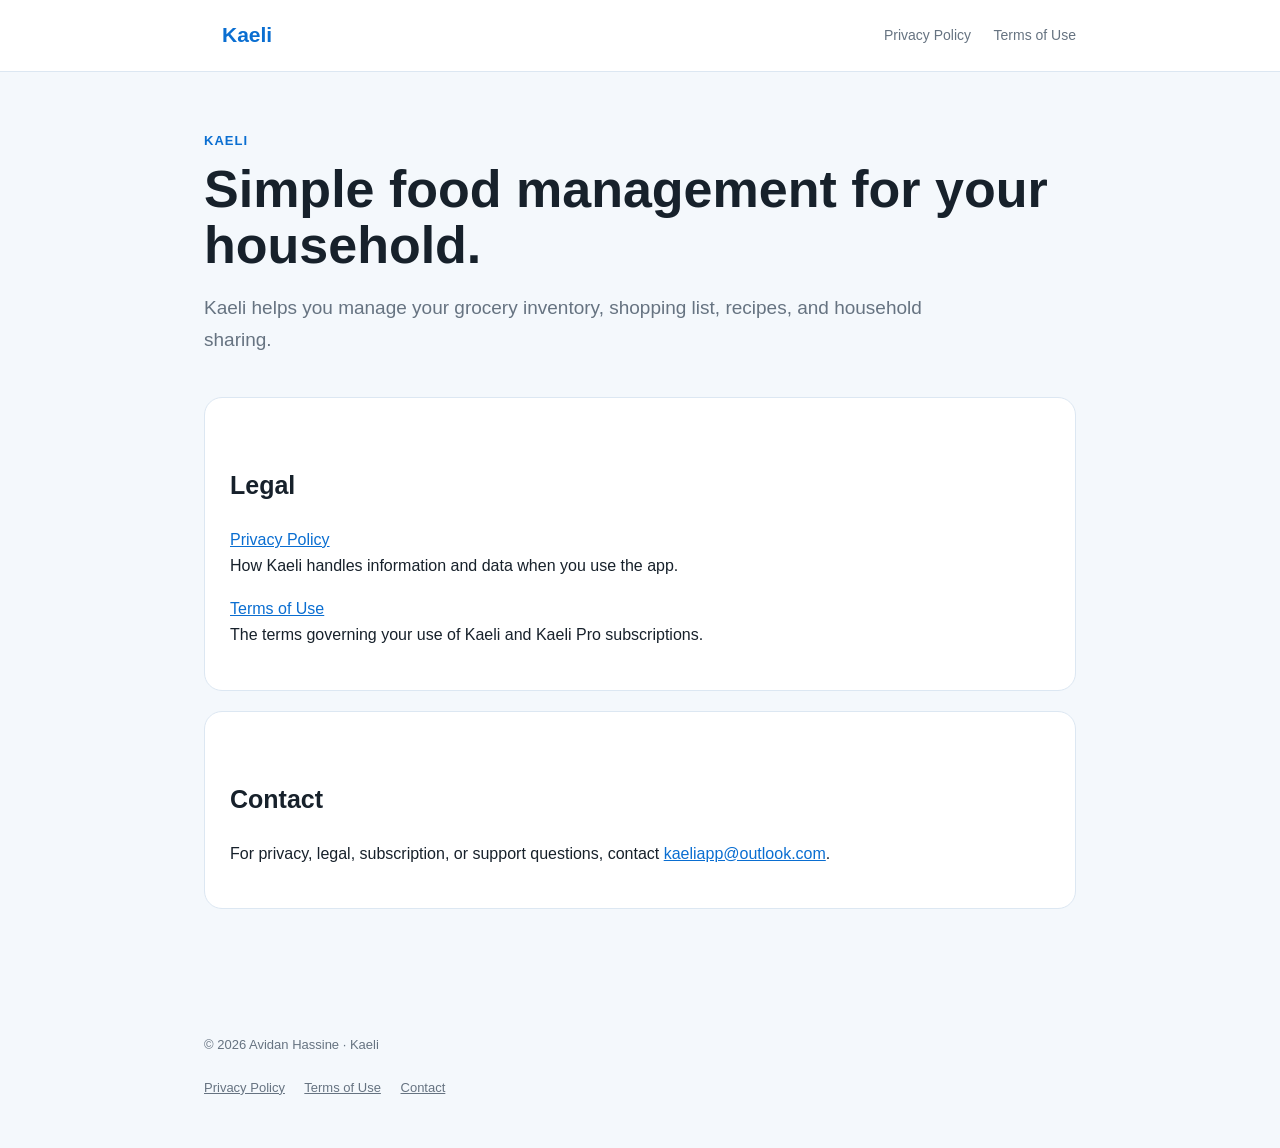
<file: index.html>
<!doctype html>
<html lang="en">
<head>
<meta charset="utf-8">
<meta name="viewport" content="width=device-width, initial-scale=1">
<meta name="description" content="Kaeli legal information">
<title>Legal · Kaeli</title>
<style>
:root {
  --accent: #0A6ED1;
  --bg: #F4F8FC;
  --card: #FFFFFF;
  --text: #17212B;
  --muted: #667381;
  --border: #DCE7F2;
}
* { box-sizing: border-box; }
body {
  margin: 0;
  font-family: -apple-system, BlinkMacSystemFont, "SF Pro Display", "SF Pro Text",
               "Helvetica Neue", Arial, sans-serif;
  color: var(--text);
  background: var(--bg);
  line-height: 1.65;
}
header {
  background: var(--card);
  border-bottom: 1px solid var(--border);
}
nav {
  max-width: 920px;
  margin: auto;
  padding: 18px 24px;
  display: flex;
  justify-content: space-between;
  align-items: center;
  gap: 20px;
}
.logo { color: var(--accent); font-weight: 750; font-size: 21px; text-decoration: none; }
nav a { color: var(--muted); text-decoration: none; margin-left: 18px; font-size: 14px; }
nav a:hover { color: var(--accent); }
main {
  max-width: 920px;
  margin: 0 auto;
  padding: 58px 24px 80px;
}
.hero { margin-bottom: 42px; }
.eyebrow {
  color: var(--accent);
  font-weight: 700;
  font-size: 13px;
  letter-spacing: .08em;
  text-transform: uppercase;
}
h1 { font-size: clamp(34px, 6vw, 52px); line-height: 1.08; margin: 10px 0 14px; }
h2 { font-size: 25px; margin-top: 42px; }
h3 { font-size: 18px; margin-top: 28px; }
p, li { font-size: 16px; }
.lead { color: var(--muted); font-size: 19px; max-width: 720px; }
.card {
  background: var(--card);
  border: 1px solid var(--border);
  border-radius: 18px;
  padding: 25px;
  margin: 20px 0;
}
a { color: var(--accent); }
footer {
  max-width: 920px;
  margin: auto;
  padding: 25px 24px 50px;
  color: var(--muted);
  font-size: 13px;
}
footer a { color: var(--muted); margin-right: 16px; }
.notice {
  border-left: 4px solid var(--accent);
  padding: 14px 18px;
  background: #fff;
  border-radius: 10px;
}
ul { padding-left: 25px; }
@media (max-width: 600px) {
  nav { align-items: flex-start; }
  nav div { display: flex; flex-wrap: wrap; justify-content: flex-end; }
  nav a { margin-left: 12px; }
  main { padding-top: 40px; }
}
</style>
</head>
<body>
<header>
<nav>
<a class="logo" href="index.html">Kaeli</a>
<div>
<a href="privacy.html">Privacy Policy</a>
<a href="terms.html">Terms of Use</a>
</div>
</nav>
</header>
<main>
<section class="hero">
<div class="eyebrow">Kaeli</div>
<h1>Simple food management for your household.</h1>
<p class="lead">Kaeli helps you manage your grocery inventory, shopping list, recipes, and household sharing.</p>
</section>
<div class="card">
<h2>Legal</h2>
<p><a href="privacy.html">Privacy Policy</a><br>
How Kaeli handles information and data when you use the app.</p>
<p><a href="terms.html">Terms of Use</a><br>
The terms governing your use of Kaeli and Kaeli Pro subscriptions.</p>
</div>
<div class="card">
<h2>Contact</h2>
<p>For privacy, legal, subscription, or support questions, contact <a href="mailto:kaeliapp@outlook.com">kaeliapp@outlook.com</a>.</p>
</div>
</main>
<footer>
© 2026 Avidan Hassine · Kaeli
<br><br>
<a href="privacy.html">Privacy Policy</a>
<a href="terms.html">Terms of Use</a>
<a href="mailto:kaeliapp@outlook.com">Contact</a>
</footer>
</body>
</html>
</file>
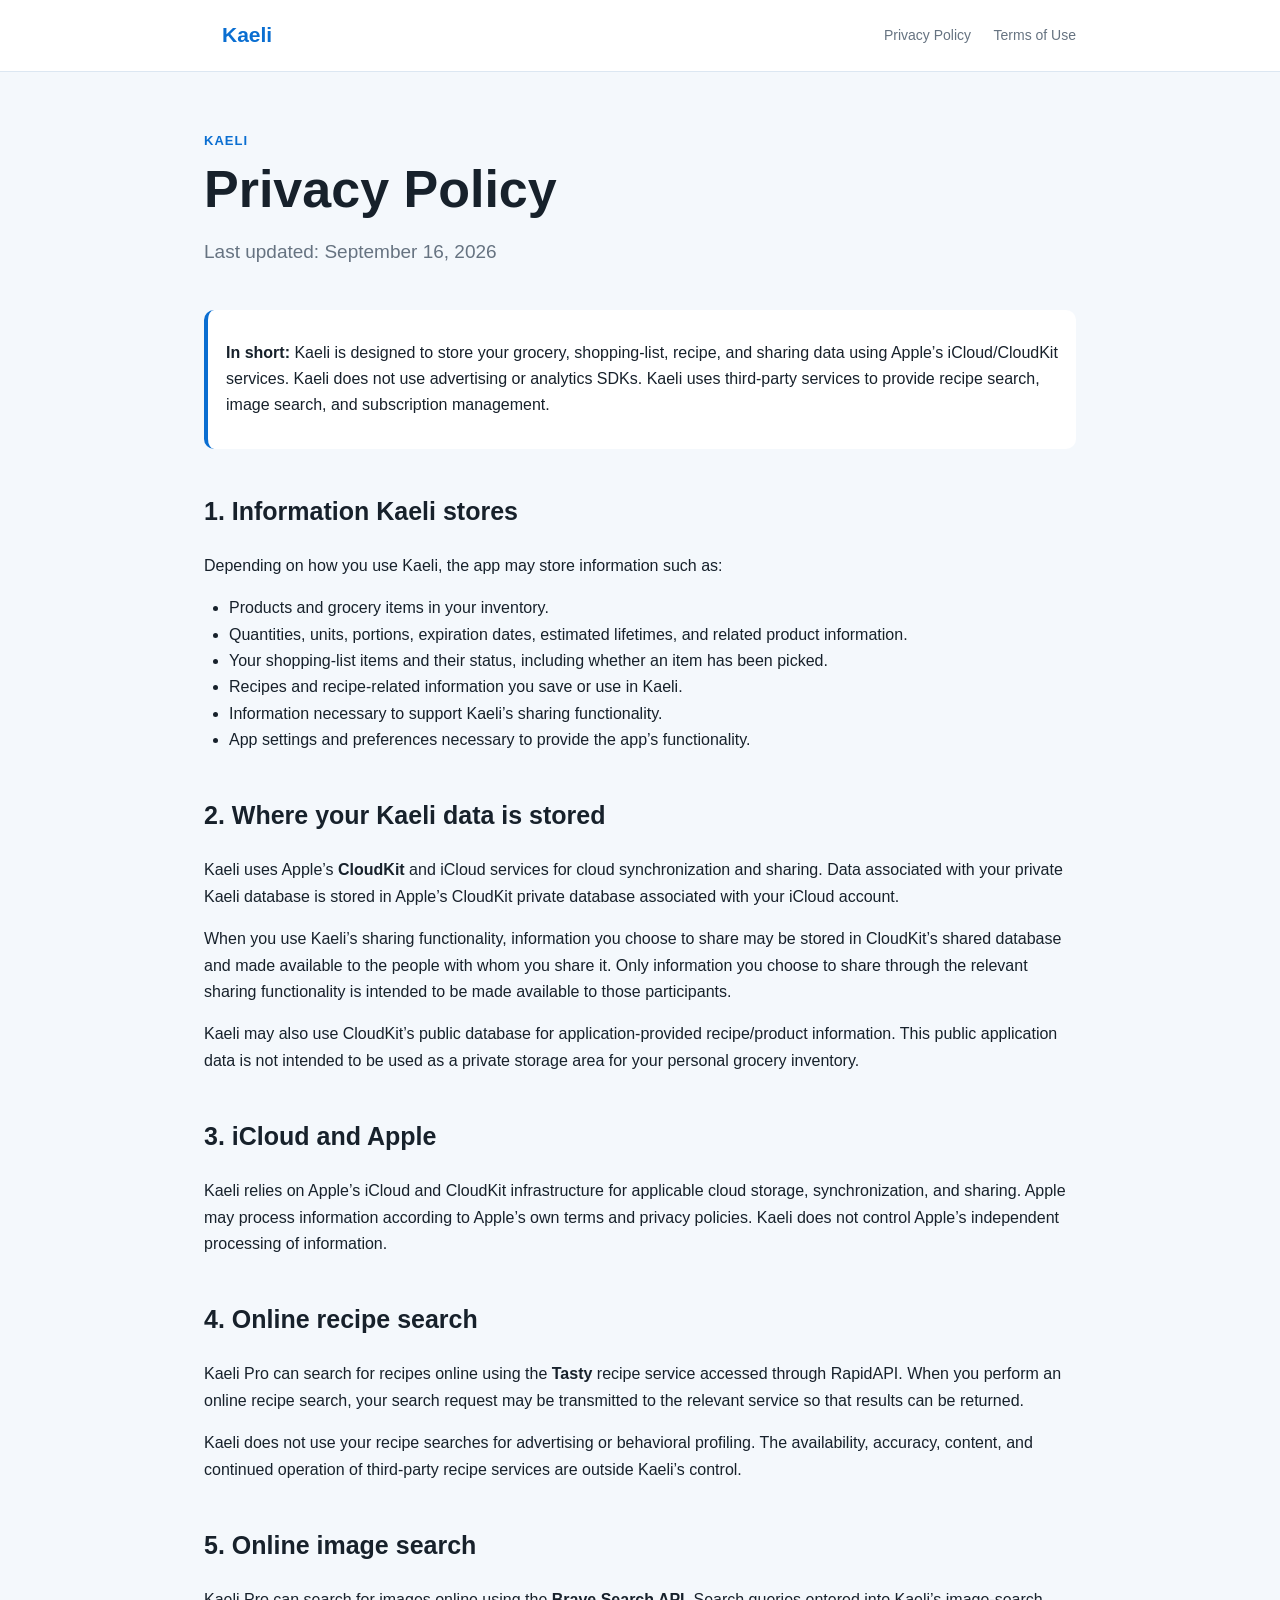
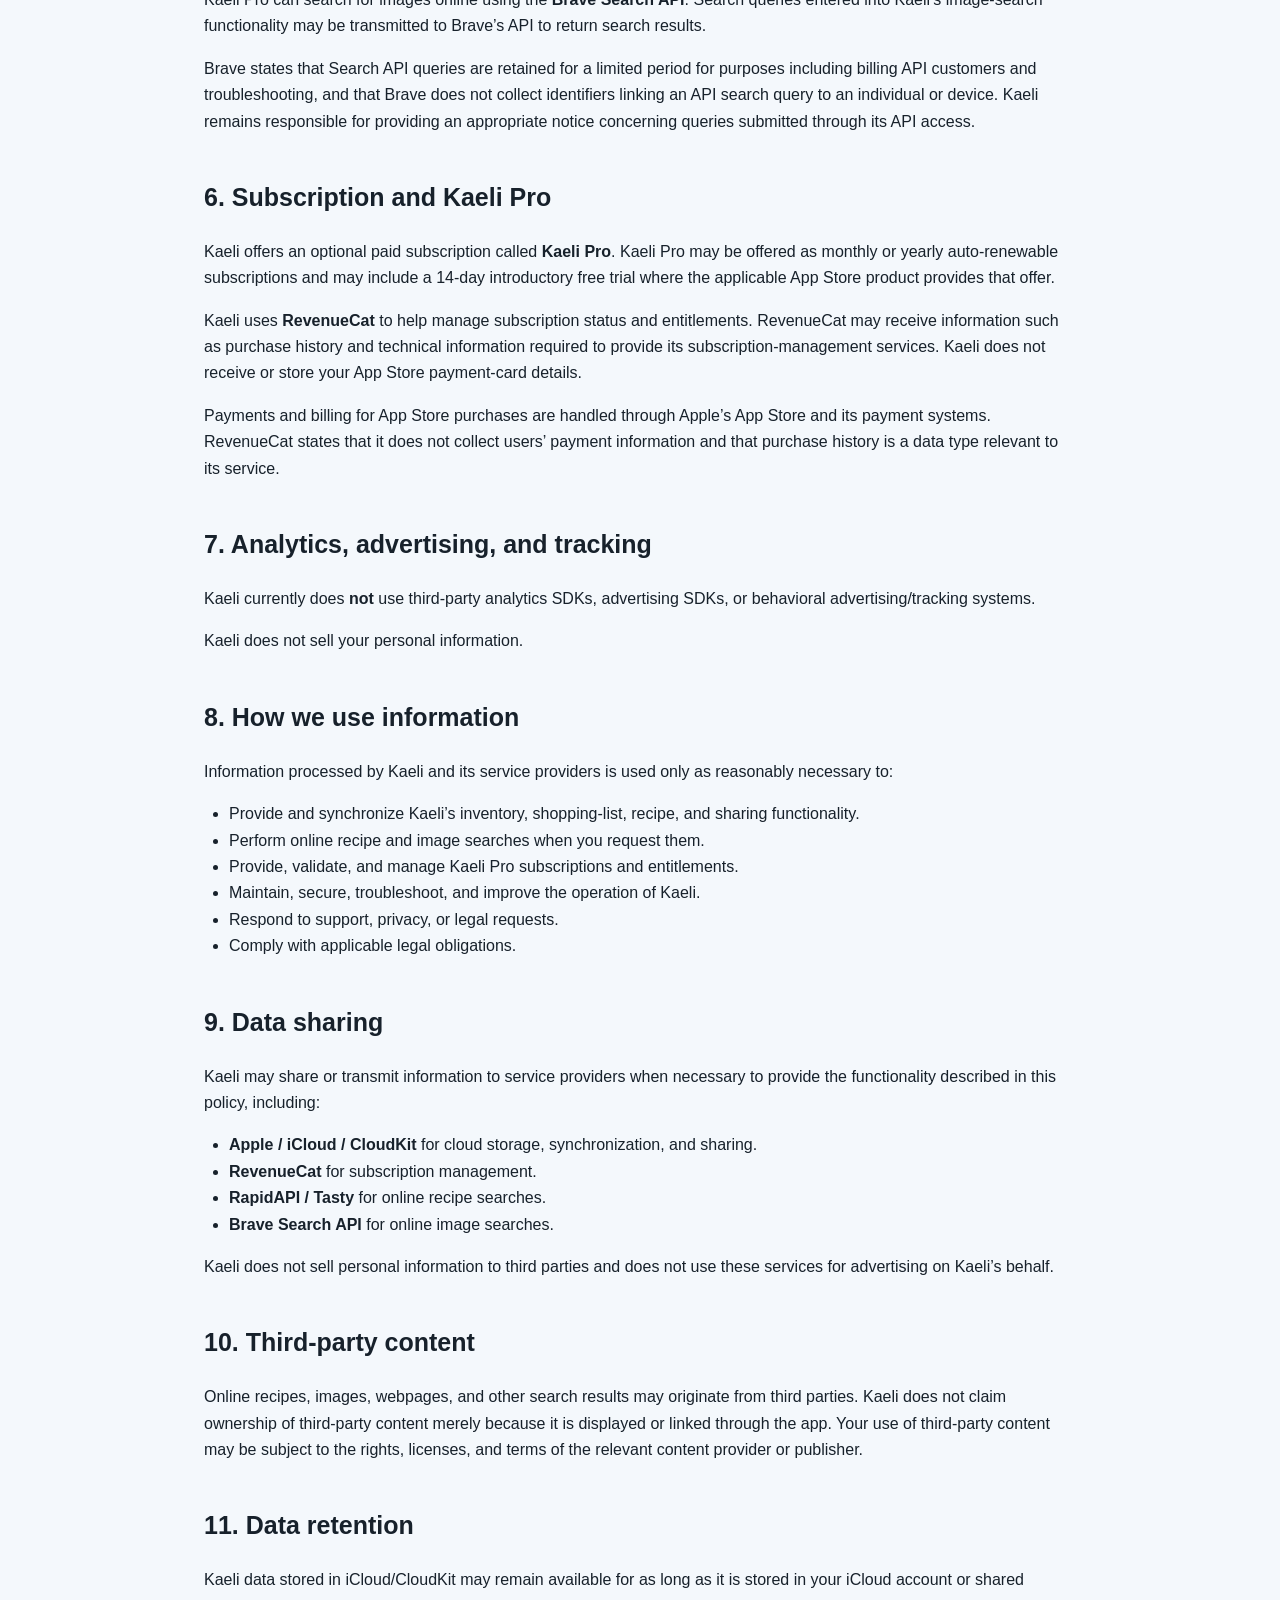
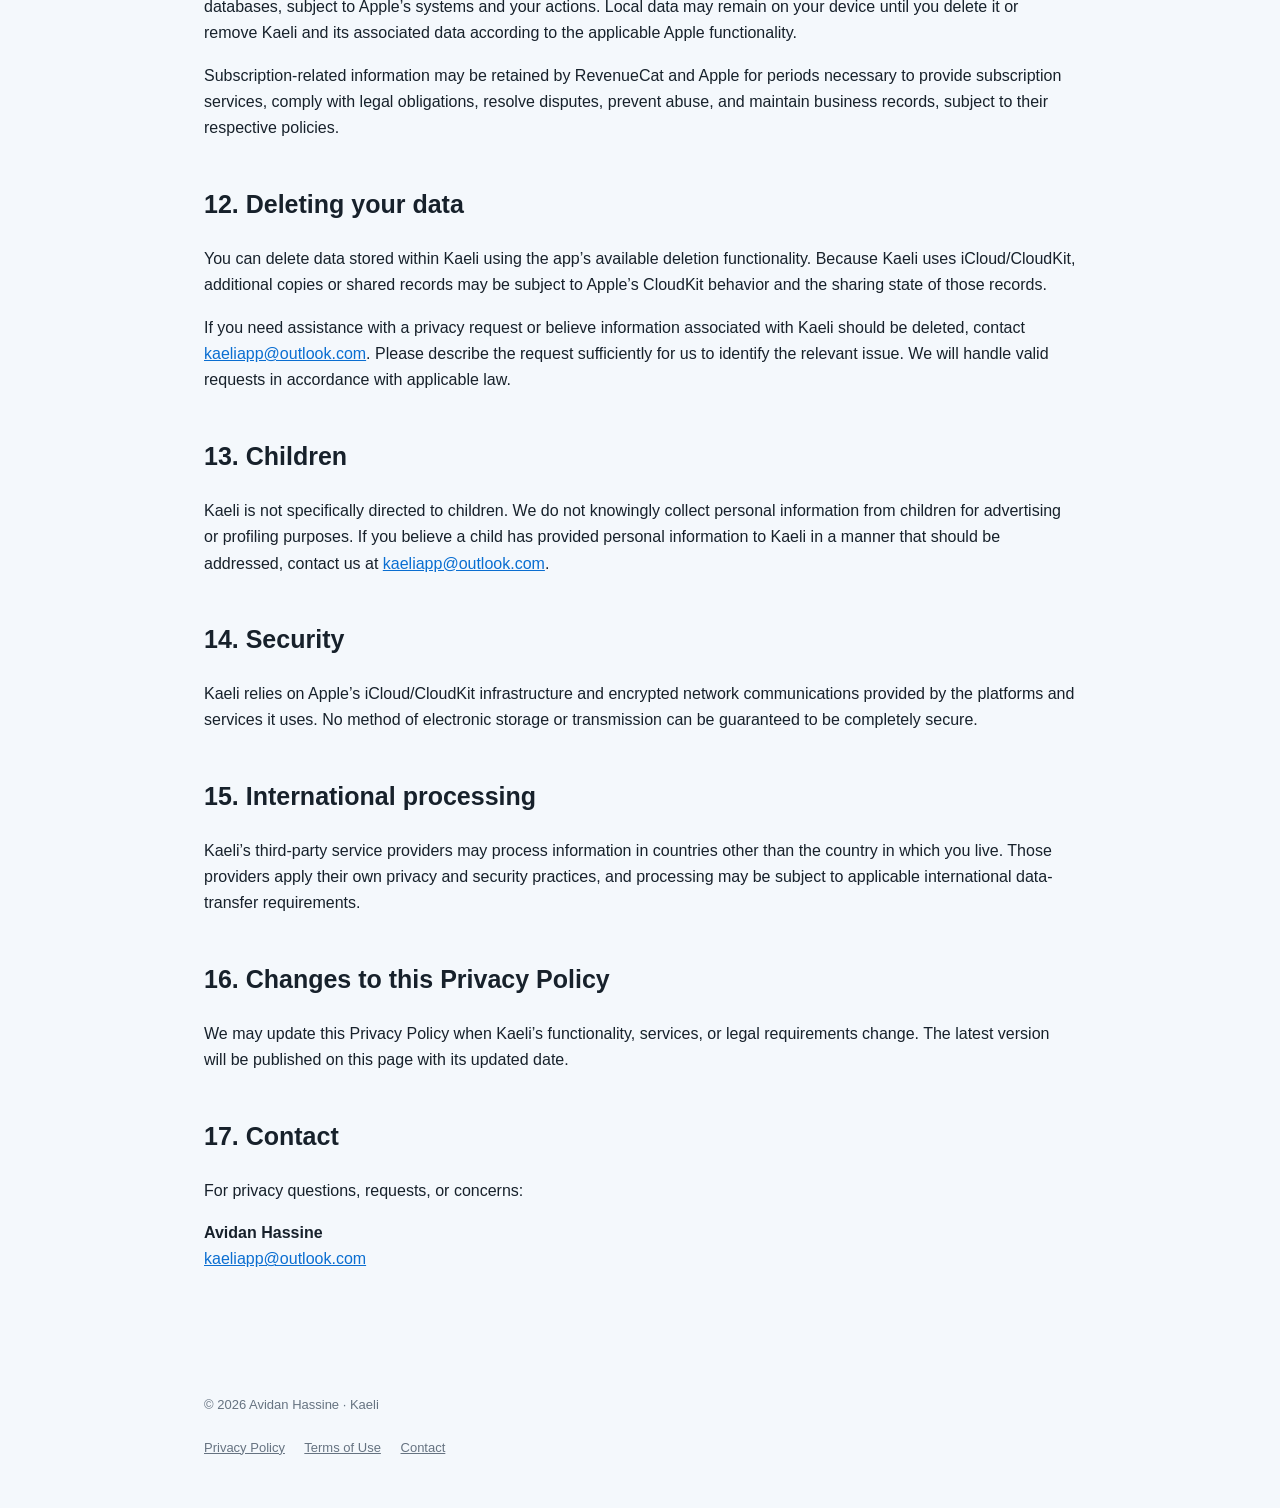
<file: privacy.html>
<!doctype html>
<html lang="en">
<head>
<meta charset="utf-8">
<meta name="viewport" content="width=device-width, initial-scale=1">
<meta name="description" content="Kaeli legal information">
<title>Privacy Policy · Kaeli</title>
<style>
:root {
  --accent: #0A6ED1;
  --bg: #F4F8FC;
  --card: #FFFFFF;
  --text: #17212B;
  --muted: #667381;
  --border: #DCE7F2;
}
* { box-sizing: border-box; }
body {
  margin: 0;
  font-family: -apple-system, BlinkMacSystemFont, "SF Pro Display", "SF Pro Text",
               "Helvetica Neue", Arial, sans-serif;
  color: var(--text);
  background: var(--bg);
  line-height: 1.65;
}
header {
  background: var(--card);
  border-bottom: 1px solid var(--border);
}
nav {
  max-width: 920px;
  margin: auto;
  padding: 18px 24px;
  display: flex;
  justify-content: space-between;
  align-items: center;
  gap: 20px;
}
.logo { color: var(--accent); font-weight: 750; font-size: 21px; text-decoration: none; }
nav a { color: var(--muted); text-decoration: none; margin-left: 18px; font-size: 14px; }
nav a:hover { color: var(--accent); }
main {
  max-width: 920px;
  margin: 0 auto;
  padding: 58px 24px 80px;
}
.hero { margin-bottom: 42px; }
.eyebrow {
  color: var(--accent);
  font-weight: 700;
  font-size: 13px;
  letter-spacing: .08em;
  text-transform: uppercase;
}
h1 { font-size: clamp(34px, 6vw, 52px); line-height: 1.08; margin: 10px 0 14px; }
h2 { font-size: 25px; margin-top: 42px; }
h3 { font-size: 18px; margin-top: 28px; }
p, li { font-size: 16px; }
.lead { color: var(--muted); font-size: 19px; max-width: 720px; }
.card {
  background: var(--card);
  border: 1px solid var(--border);
  border-radius: 18px;
  padding: 25px;
  margin: 20px 0;
}
a { color: var(--accent); }
footer {
  max-width: 920px;
  margin: auto;
  padding: 25px 24px 50px;
  color: var(--muted);
  font-size: 13px;
}
footer a { color: var(--muted); margin-right: 16px; }
.notice {
  border-left: 4px solid var(--accent);
  padding: 14px 18px;
  background: #fff;
  border-radius: 10px;
}
ul { padding-left: 25px; }
@media (max-width: 600px) {
  nav { align-items: flex-start; }
  nav div { display: flex; flex-wrap: wrap; justify-content: flex-end; }
  nav a { margin-left: 12px; }
  main { padding-top: 40px; }
}
</style>
</head>
<body>
<header>
<nav>
<a class="logo" href="index.html">Kaeli</a>
<div>
<a href="privacy.html">Privacy Policy</a>
<a href="terms.html">Terms of Use</a>
</div>
</nav>
</header>
<main>
<section class="hero">
<div class="eyebrow">Kaeli</div>
<h1>Privacy Policy</h1>
<p class="lead">Last updated: September 16, 2026</p>
</section>

<div class="notice">
<p><strong>In short:</strong> Kaeli is designed to store your grocery, shopping-list, recipe, and sharing data using Apple’s iCloud/CloudKit services. Kaeli does not use advertising or analytics SDKs. Kaeli uses third-party services to provide recipe search, image search, and subscription management.</p>
</div>

<h2>1. Information Kaeli stores</h2>
<p>Depending on how you use Kaeli, the app may store information such as:</p>
<ul>
<li>Products and grocery items in your inventory.</li>
<li>Quantities, units, portions, expiration dates, estimated lifetimes, and related product information.</li>
<li>Your shopping-list items and their status, including whether an item has been picked.</li>
<li>Recipes and recipe-related information you save or use in Kaeli.</li>
<li>Information necessary to support Kaeli’s sharing functionality.</li>
<li>App settings and preferences necessary to provide the app’s functionality.</li>
</ul>

<h2>2. Where your Kaeli data is stored</h2>
<p>Kaeli uses Apple’s <strong>CloudKit</strong> and iCloud services for cloud synchronization and sharing. Data associated with your private Kaeli database is stored in Apple’s CloudKit private database associated with your iCloud account.</p>
<p>When you use Kaeli’s sharing functionality, information you choose to share may be stored in CloudKit’s shared database and made available to the people with whom you share it. Only information you choose to share through the relevant sharing functionality is intended to be made available to those participants.</p>
<p>Kaeli may also use CloudKit’s public database for application-provided recipe/product information. This public application data is not intended to be used as a private storage area for your personal grocery inventory.</p>

<h2>3. iCloud and Apple</h2>
<p>Kaeli relies on Apple’s iCloud and CloudKit infrastructure for applicable cloud storage, synchronization, and sharing. Apple may process information according to Apple’s own terms and privacy policies. Kaeli does not control Apple’s independent processing of information.</p>

<h2>4. Online recipe search</h2>
<p>Kaeli Pro can search for recipes online using the <strong>Tasty</strong> recipe service accessed through RapidAPI. When you perform an online recipe search, your search request may be transmitted to the relevant service so that results can be returned.</p>
<p>Kaeli does not use your recipe searches for advertising or behavioral profiling. The availability, accuracy, content, and continued operation of third-party recipe services are outside Kaeli’s control.</p>

<h2>5. Online image search</h2>
<p>Kaeli Pro can search for images online using the <strong>Brave Search API</strong>. Search queries entered into Kaeli’s image-search functionality may be transmitted to Brave’s API to return search results.</p>
<p>Brave states that Search API queries are retained for a limited period for purposes including billing API customers and troubleshooting, and that Brave does not collect identifiers linking an API search query to an individual or device. Kaeli remains responsible for providing an appropriate notice concerning queries submitted through its API access.</p>

<h2>6. Subscription and Kaeli Pro</h2>
<p>Kaeli offers an optional paid subscription called <strong>Kaeli Pro</strong>. Kaeli Pro may be offered as monthly or yearly auto-renewable subscriptions and may include a 14-day introductory free trial where the applicable App Store product provides that offer.</p>
<p>Kaeli uses <strong>RevenueCat</strong> to help manage subscription status and entitlements. RevenueCat may receive information such as purchase history and technical information required to provide its subscription-management services. Kaeli does not receive or store your App Store payment-card details.</p>
<p>Payments and billing for App Store purchases are handled through Apple’s App Store and its payment systems. RevenueCat states that it does not collect users’ payment information and that purchase history is a data type relevant to its service.</p>

<h2>7. Analytics, advertising, and tracking</h2>
<p>Kaeli currently does <strong>not</strong> use third-party analytics SDKs, advertising SDKs, or behavioral advertising/tracking systems.</p>
<p>Kaeli does not sell your personal information.</p>

<h2>8. How we use information</h2>
<p>Information processed by Kaeli and its service providers is used only as reasonably necessary to:</p>
<ul>
<li>Provide and synchronize Kaeli’s inventory, shopping-list, recipe, and sharing functionality.</li>
<li>Perform online recipe and image searches when you request them.</li>
<li>Provide, validate, and manage Kaeli Pro subscriptions and entitlements.</li>
<li>Maintain, secure, troubleshoot, and improve the operation of Kaeli.</li>
<li>Respond to support, privacy, or legal requests.</li>
<li>Comply with applicable legal obligations.</li>
</ul>

<h2>9. Data sharing</h2>
<p>Kaeli may share or transmit information to service providers when necessary to provide the functionality described in this policy, including:</p>
<ul>
<li><strong>Apple / iCloud / CloudKit</strong> for cloud storage, synchronization, and sharing.</li>
<li><strong>RevenueCat</strong> for subscription management.</li>
<li><strong>RapidAPI / Tasty</strong> for online recipe searches.</li>
<li><strong>Brave Search API</strong> for online image searches.</li>
</ul>
<p>Kaeli does not sell personal information to third parties and does not use these services for advertising on Kaeli’s behalf.</p>

<h2>10. Third-party content</h2>
<p>Online recipes, images, webpages, and other search results may originate from third parties. Kaeli does not claim ownership of third-party content merely because it is displayed or linked through the app. Your use of third-party content may be subject to the rights, licenses, and terms of the relevant content provider or publisher.</p>

<h2>11. Data retention</h2>
<p>Kaeli data stored in iCloud/CloudKit may remain available for as long as it is stored in your iCloud account or shared databases, subject to Apple’s systems and your actions. Local data may remain on your device until you delete it or remove Kaeli and its associated data according to the applicable Apple functionality.</p>
<p>Subscription-related information may be retained by RevenueCat and Apple for periods necessary to provide subscription services, comply with legal obligations, resolve disputes, prevent abuse, and maintain business records, subject to their respective policies.</p>

<h2>12. Deleting your data</h2>
<p>You can delete data stored within Kaeli using the app’s available deletion functionality. Because Kaeli uses iCloud/CloudKit, additional copies or shared records may be subject to Apple’s CloudKit behavior and the sharing state of those records.</p>
<p>If you need assistance with a privacy request or believe information associated with Kaeli should be deleted, contact <a href="mailto:kaeliapp@outlook.com">kaeliapp@outlook.com</a>. Please describe the request sufficiently for us to identify the relevant issue. We will handle valid requests in accordance with applicable law.</p>

<h2>13. Children</h2>
<p>Kaeli is not specifically directed to children. We do not knowingly collect personal information from children for advertising or profiling purposes. If you believe a child has provided personal information to Kaeli in a manner that should be addressed, contact us at <a href="mailto:kaeliapp@outlook.com">kaeliapp@outlook.com</a>.</p>

<h2>14. Security</h2>
<p>Kaeli relies on Apple’s iCloud/CloudKit infrastructure and encrypted network communications provided by the platforms and services it uses. No method of electronic storage or transmission can be guaranteed to be completely secure.</p>

<h2>15. International processing</h2>
<p>Kaeli’s third-party service providers may process information in countries other than the country in which you live. Those providers apply their own privacy and security practices, and processing may be subject to applicable international data-transfer requirements.</p>

<h2>16. Changes to this Privacy Policy</h2>
<p>We may update this Privacy Policy when Kaeli’s functionality, services, or legal requirements change. The latest version will be published on this page with its updated date.</p>

<h2>17. Contact</h2>
<p>For privacy questions, requests, or concerns:</p>
<p><strong>Avidan Hassine</strong><br>
<a href="mailto:kaeliapp@outlook.com">kaeliapp@outlook.com</a></p>
</main>
<footer>
© 2026 Avidan Hassine · Kaeli
<br><br>
<a href="privacy.html">Privacy Policy</a>
<a href="terms.html">Terms of Use</a>
<a href="mailto:kaeliapp@outlook.com">Contact</a>
</footer>
</body>
</html>
</file>
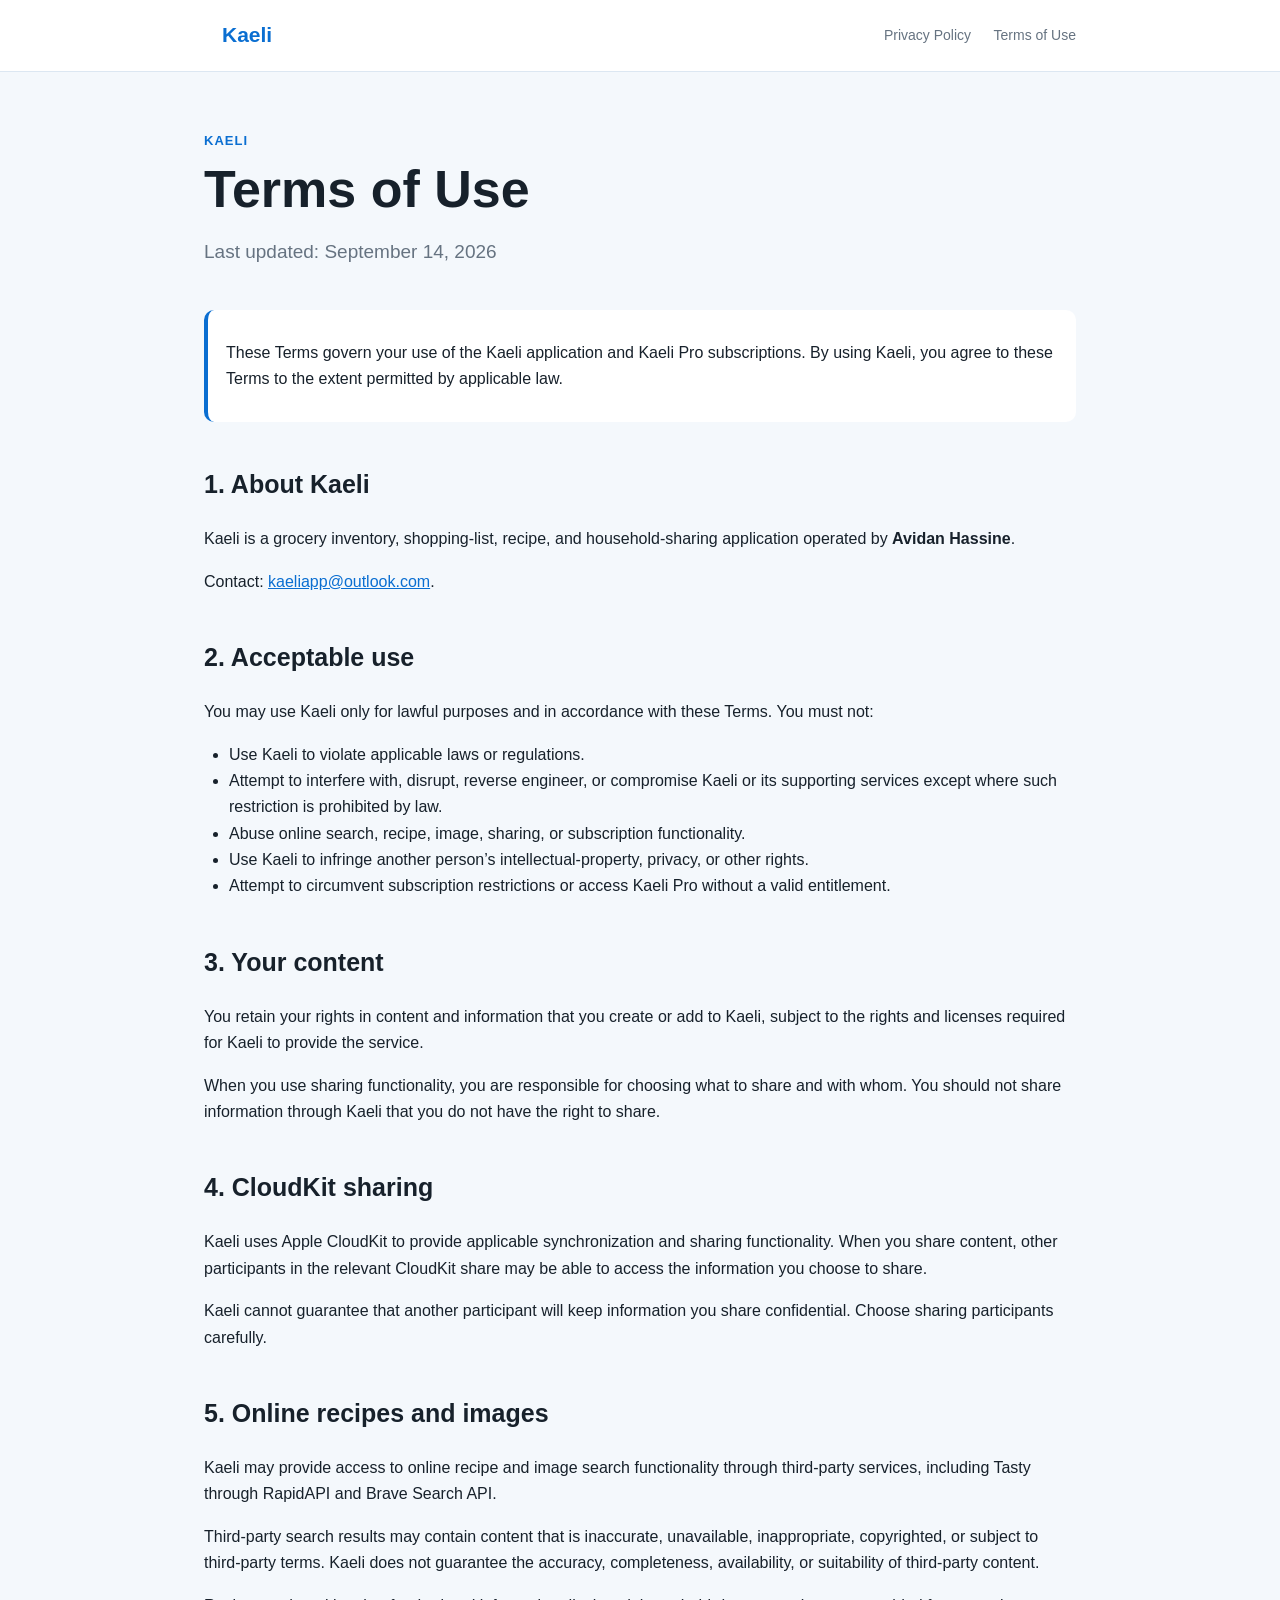
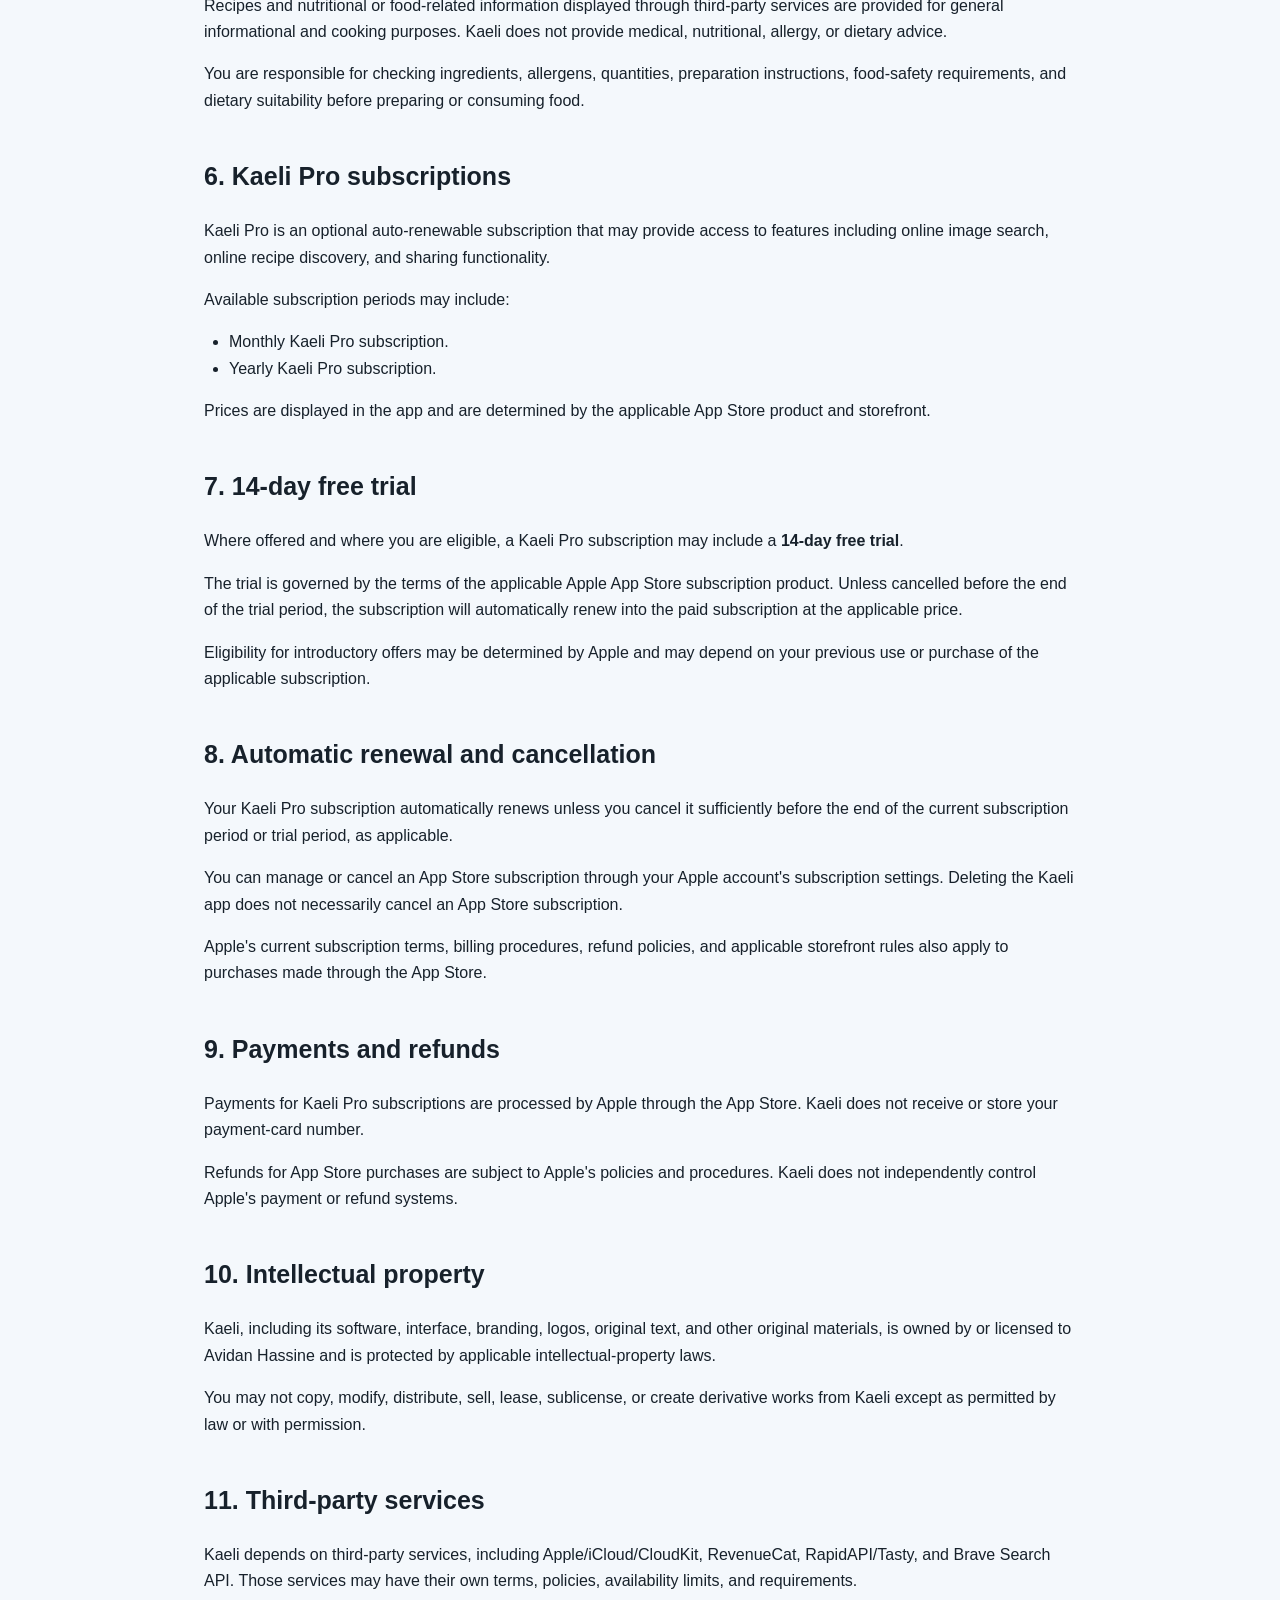
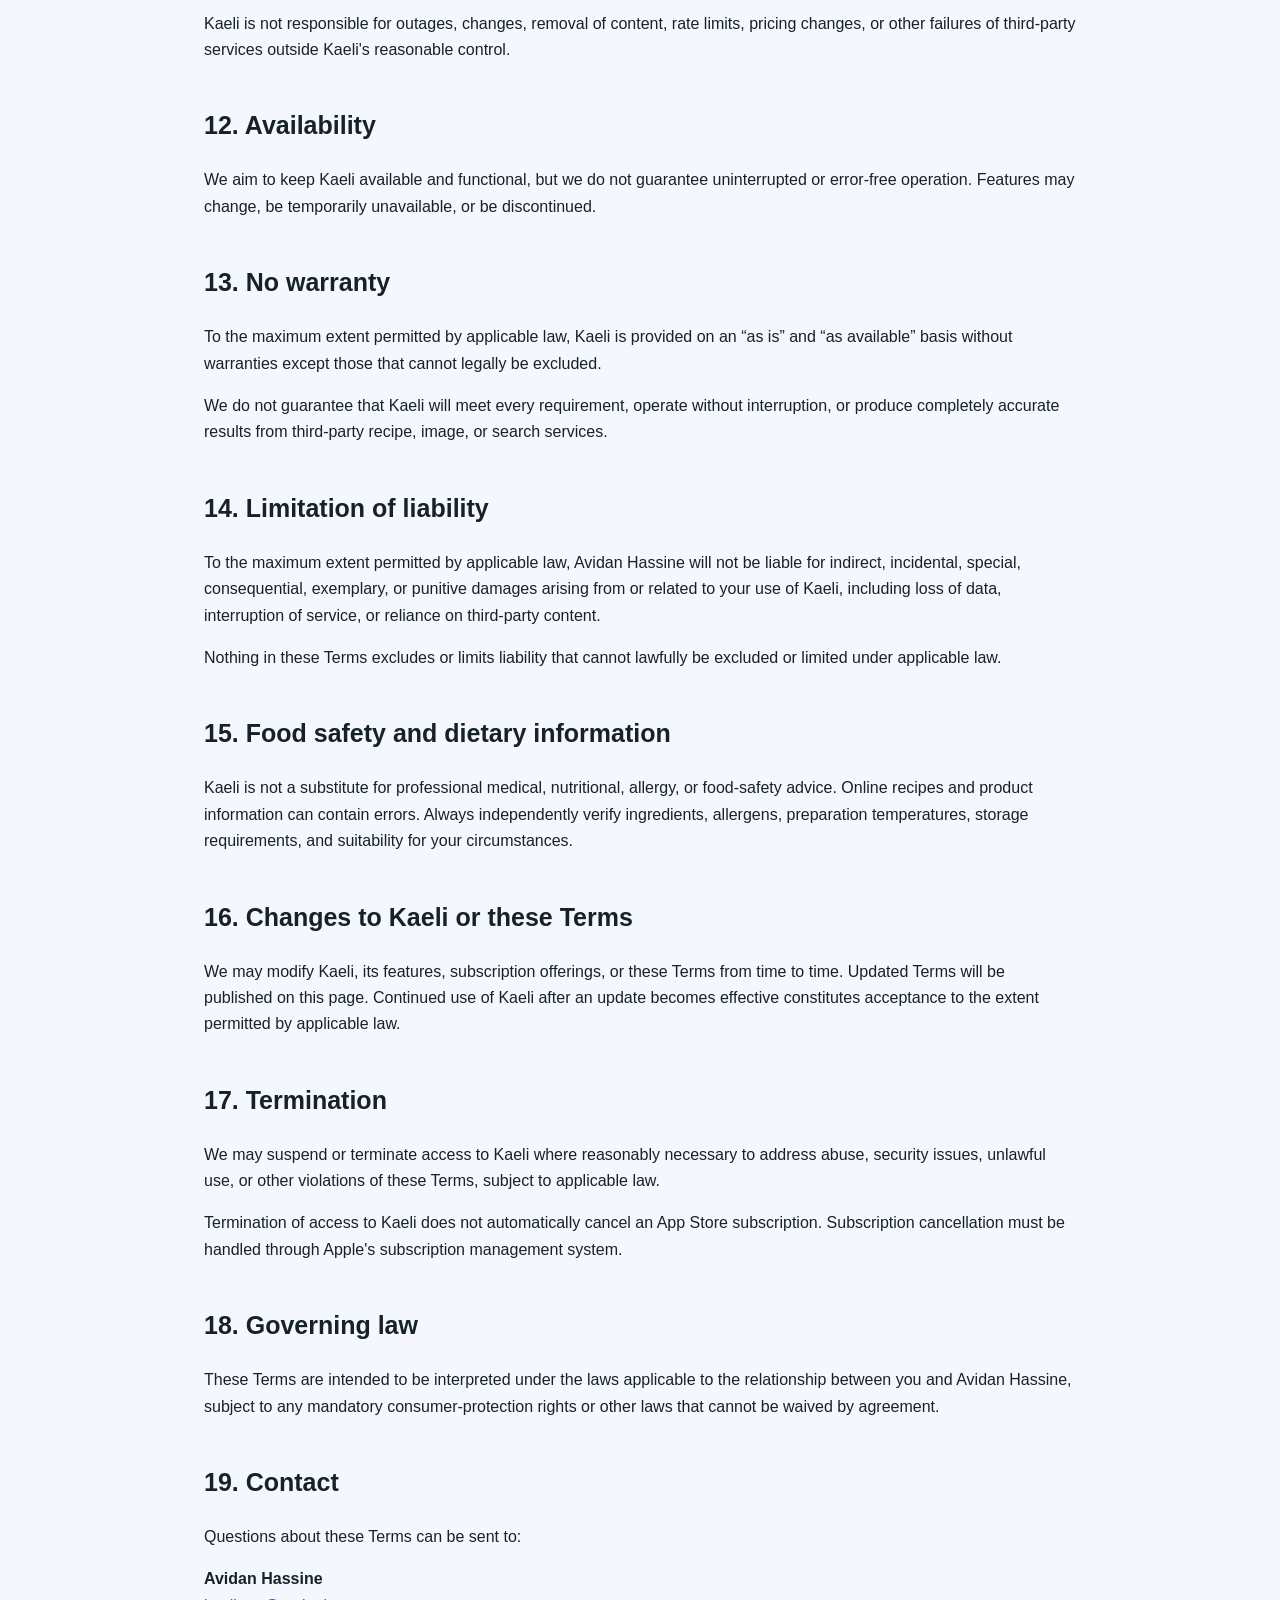
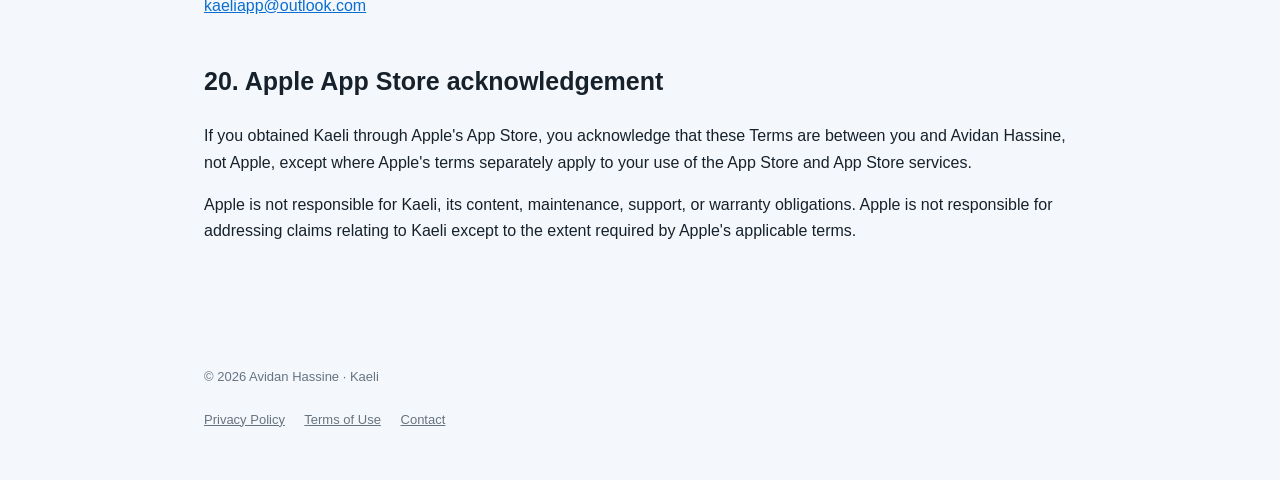
<file: terms.html>
<!doctype html>
<html lang="en">
<head>
<meta charset="utf-8">
<meta name="viewport" content="width=device-width, initial-scale=1">
<meta name="description" content="Kaeli legal information">
<title>Terms of Use · Kaeli</title>
<style>
:root {
  --accent: #0A6ED1;
  --bg: #F4F8FC;
  --card: #FFFFFF;
  --text: #17212B;
  --muted: #667381;
  --border: #DCE7F2;
}
* { box-sizing: border-box; }
body {
  margin: 0;
  font-family: -apple-system, BlinkMacSystemFont, "SF Pro Display", "SF Pro Text",
               "Helvetica Neue", Arial, sans-serif;
  color: var(--text);
  background: var(--bg);
  line-height: 1.65;
}
header {
  background: var(--card);
  border-bottom: 1px solid var(--border);
}
nav {
  max-width: 920px;
  margin: auto;
  padding: 18px 24px;
  display: flex;
  justify-content: space-between;
  align-items: center;
  gap: 20px;
}
.logo { color: var(--accent); font-weight: 750; font-size: 21px; text-decoration: none; }
nav a { color: var(--muted); text-decoration: none; margin-left: 18px; font-size: 14px; }
nav a:hover { color: var(--accent); }
main {
  max-width: 920px;
  margin: 0 auto;
  padding: 58px 24px 80px;
}
.hero { margin-bottom: 42px; }
.eyebrow {
  color: var(--accent);
  font-weight: 700;
  font-size: 13px;
  letter-spacing: .08em;
  text-transform: uppercase;
}
h1 { font-size: clamp(34px, 6vw, 52px); line-height: 1.08; margin: 10px 0 14px; }
h2 { font-size: 25px; margin-top: 42px; }
h3 { font-size: 18px; margin-top: 28px; }
p, li { font-size: 16px; }
.lead { color: var(--muted); font-size: 19px; max-width: 720px; }
.card {
  background: var(--card);
  border: 1px solid var(--border);
  border-radius: 18px;
  padding: 25px;
  margin: 20px 0;
}
a { color: var(--accent); }
footer {
  max-width: 920px;
  margin: auto;
  padding: 25px 24px 50px;
  color: var(--muted);
  font-size: 13px;
}
footer a { color: var(--muted); margin-right: 16px; }
.notice {
  border-left: 4px solid var(--accent);
  padding: 14px 18px;
  background: #fff;
  border-radius: 10px;
}
ul { padding-left: 25px; }
@media (max-width: 600px) {
  nav { align-items: flex-start; }
  nav div { display: flex; flex-wrap: wrap; justify-content: flex-end; }
  nav a { margin-left: 12px; }
  main { padding-top: 40px; }
}
</style>
</head>
<body>
<header>
<nav>
<a class="logo" href="index.html">Kaeli</a>
<div>
<a href="privacy.html">Privacy Policy</a>
<a href="terms.html">Terms of Use</a>
</div>
</nav>
</header>
<main>
<section class="hero">
<div class="eyebrow">Kaeli</div>
<h1>Terms of Use</h1>
<p class="lead">Last updated: September 14, 2026</p>
</section>

<div class="notice">
<p>These Terms govern your use of the Kaeli application and Kaeli Pro subscriptions. By using Kaeli, you agree to these Terms to the extent permitted by applicable law.</p>
</div>

<h2>1. About Kaeli</h2>
<p>Kaeli is a grocery inventory, shopping-list, recipe, and household-sharing application operated by <strong>Avidan Hassine</strong>.</p>
<p>Contact: <a href="mailto:kaeliapp@outlook.com">kaeliapp@outlook.com</a>.</p>

<h2>2. Acceptable use</h2>
<p>You may use Kaeli only for lawful purposes and in accordance with these Terms. You must not:</p>
<ul>
<li>Use Kaeli to violate applicable laws or regulations.</li>
<li>Attempt to interfere with, disrupt, reverse engineer, or compromise Kaeli or its supporting services except where such restriction is prohibited by law.</li>
<li>Abuse online search, recipe, image, sharing, or subscription functionality.</li>
<li>Use Kaeli to infringe another person’s intellectual-property, privacy, or other rights.</li>
<li>Attempt to circumvent subscription restrictions or access Kaeli Pro without a valid entitlement.</li>
</ul>

<h2>3. Your content</h2>
<p>You retain your rights in content and information that you create or add to Kaeli, subject to the rights and licenses required for Kaeli to provide the service.</p>
<p>When you use sharing functionality, you are responsible for choosing what to share and with whom. You should not share information through Kaeli that you do not have the right to share.</p>

<h2>4. CloudKit sharing</h2>
<p>Kaeli uses Apple CloudKit to provide applicable synchronization and sharing functionality. When you share content, other participants in the relevant CloudKit share may be able to access the information you choose to share.</p>
<p>Kaeli cannot guarantee that another participant will keep information you share confidential. Choose sharing participants carefully.</p>

<h2>5. Online recipes and images</h2>
<p>Kaeli may provide access to online recipe and image search functionality through third-party services, including Tasty through RapidAPI and Brave Search API.</p>
<p>Third-party search results may contain content that is inaccurate, unavailable, inappropriate, copyrighted, or subject to third-party terms. Kaeli does not guarantee the accuracy, completeness, availability, or suitability of third-party content.</p>
<p>Recipes and nutritional or food-related information displayed through third-party services are provided for general informational and cooking purposes. Kaeli does not provide medical, nutritional, allergy, or dietary advice.</p>
<p>You are responsible for checking ingredients, allergens, quantities, preparation instructions, food-safety requirements, and dietary suitability before preparing or consuming food.</p>

<h2>6. Kaeli Pro subscriptions</h2>
<p>Kaeli Pro is an optional auto-renewable subscription that may provide access to features including online image search, online recipe discovery, and sharing functionality.</p>
<p>Available subscription periods may include:</p>
<ul>
<li>Monthly Kaeli Pro subscription.</li>
<li>Yearly Kaeli Pro subscription.</li>
</ul>
<p>Prices are displayed in the app and are determined by the applicable App Store product and storefront.</p>

<h2>7. 14-day free trial</h2>
<p>Where offered and where you are eligible, a Kaeli Pro subscription may include a <strong>14-day free trial</strong>.</p>
<p>The trial is governed by the terms of the applicable Apple App Store subscription product. Unless cancelled before the end of the trial period, the subscription will automatically renew into the paid subscription at the applicable price.</p>
<p>Eligibility for introductory offers may be determined by Apple and may depend on your previous use or purchase of the applicable subscription.</p>

<h2>8. Automatic renewal and cancellation</h2>
<p>Your Kaeli Pro subscription automatically renews unless you cancel it sufficiently before the end of the current subscription period or trial period, as applicable.</p>
<p>You can manage or cancel an App Store subscription through your Apple account's subscription settings. Deleting the Kaeli app does not necessarily cancel an App Store subscription.</p>
<p>Apple's current subscription terms, billing procedures, refund policies, and applicable storefront rules also apply to purchases made through the App Store.</p>

<h2>9. Payments and refunds</h2>
<p>Payments for Kaeli Pro subscriptions are processed by Apple through the App Store. Kaeli does not receive or store your payment-card number.</p>
<p>Refunds for App Store purchases are subject to Apple's policies and procedures. Kaeli does not independently control Apple's payment or refund systems.</p>

<h2>10. Intellectual property</h2>
<p>Kaeli, including its software, interface, branding, logos, original text, and other original materials, is owned by or licensed to Avidan Hassine and is protected by applicable intellectual-property laws.</p>
<p>You may not copy, modify, distribute, sell, lease, sublicense, or create derivative works from Kaeli except as permitted by law or with permission.</p>

<h2>11. Third-party services</h2>
<p>Kaeli depends on third-party services, including Apple/iCloud/CloudKit, RevenueCat, RapidAPI/Tasty, and Brave Search API. Those services may have their own terms, policies, availability limits, and requirements.</p>
<p>Kaeli is not responsible for outages, changes, removal of content, rate limits, pricing changes, or other failures of third-party services outside Kaeli's reasonable control.</p>

<h2>12. Availability</h2>
<p>We aim to keep Kaeli available and functional, but we do not guarantee uninterrupted or error-free operation. Features may change, be temporarily unavailable, or be discontinued.</p>

<h2>13. No warranty</h2>
<p>To the maximum extent permitted by applicable law, Kaeli is provided on an “as is” and “as available” basis without warranties except those that cannot legally be excluded.</p>
<p>We do not guarantee that Kaeli will meet every requirement, operate without interruption, or produce completely accurate results from third-party recipe, image, or search services.</p>

<h2>14. Limitation of liability</h2>
<p>To the maximum extent permitted by applicable law, Avidan Hassine will not be liable for indirect, incidental, special, consequential, exemplary, or punitive damages arising from or related to your use of Kaeli, including loss of data, interruption of service, or reliance on third-party content.</p>
<p>Nothing in these Terms excludes or limits liability that cannot lawfully be excluded or limited under applicable law.</p>

<h2>15. Food safety and dietary information</h2>
<p>Kaeli is not a substitute for professional medical, nutritional, allergy, or food-safety advice. Online recipes and product information can contain errors. Always independently verify ingredients, allergens, preparation temperatures, storage requirements, and suitability for your circumstances.</p>

<h2>16. Changes to Kaeli or these Terms</h2>
<p>We may modify Kaeli, its features, subscription offerings, or these Terms from time to time. Updated Terms will be published on this page. Continued use of Kaeli after an update becomes effective constitutes acceptance to the extent permitted by applicable law.</p>

<h2>17. Termination</h2>
<p>We may suspend or terminate access to Kaeli where reasonably necessary to address abuse, security issues, unlawful use, or other violations of these Terms, subject to applicable law.</p>
<p>Termination of access to Kaeli does not automatically cancel an App Store subscription. Subscription cancellation must be handled through Apple's subscription management system.</p>

<h2>18. Governing law</h2>
<p>These Terms are intended to be interpreted under the laws applicable to the relationship between you and Avidan Hassine, subject to any mandatory consumer-protection rights or other laws that cannot be waived by agreement.</p>

<h2>19. Contact</h2>
<p>Questions about these Terms can be sent to:</p>
<p><strong>Avidan Hassine</strong><br>
<a href="mailto:kaeliapp@outlook.com">kaeliapp@outlook.com</a></p>

<h2>20. Apple App Store acknowledgement</h2>
<p>If you obtained Kaeli through Apple's App Store, you acknowledge that these Terms are between you and Avidan Hassine, not Apple, except where Apple's terms separately apply to your use of the App Store and App Store services.</p>
<p>Apple is not responsible for Kaeli, its content, maintenance, support, or warranty obligations. Apple is not responsible for addressing claims relating to Kaeli except to the extent required by Apple's applicable terms.</p>
</main>
<footer>
© 2026 Avidan Hassine · Kaeli
<br><br>
<a href="privacy.html">Privacy Policy</a>
<a href="terms.html">Terms of Use</a>
<a href="mailto:kaeliapp@outlook.com">Contact</a>
</footer>
</body>
</html>
</file>
